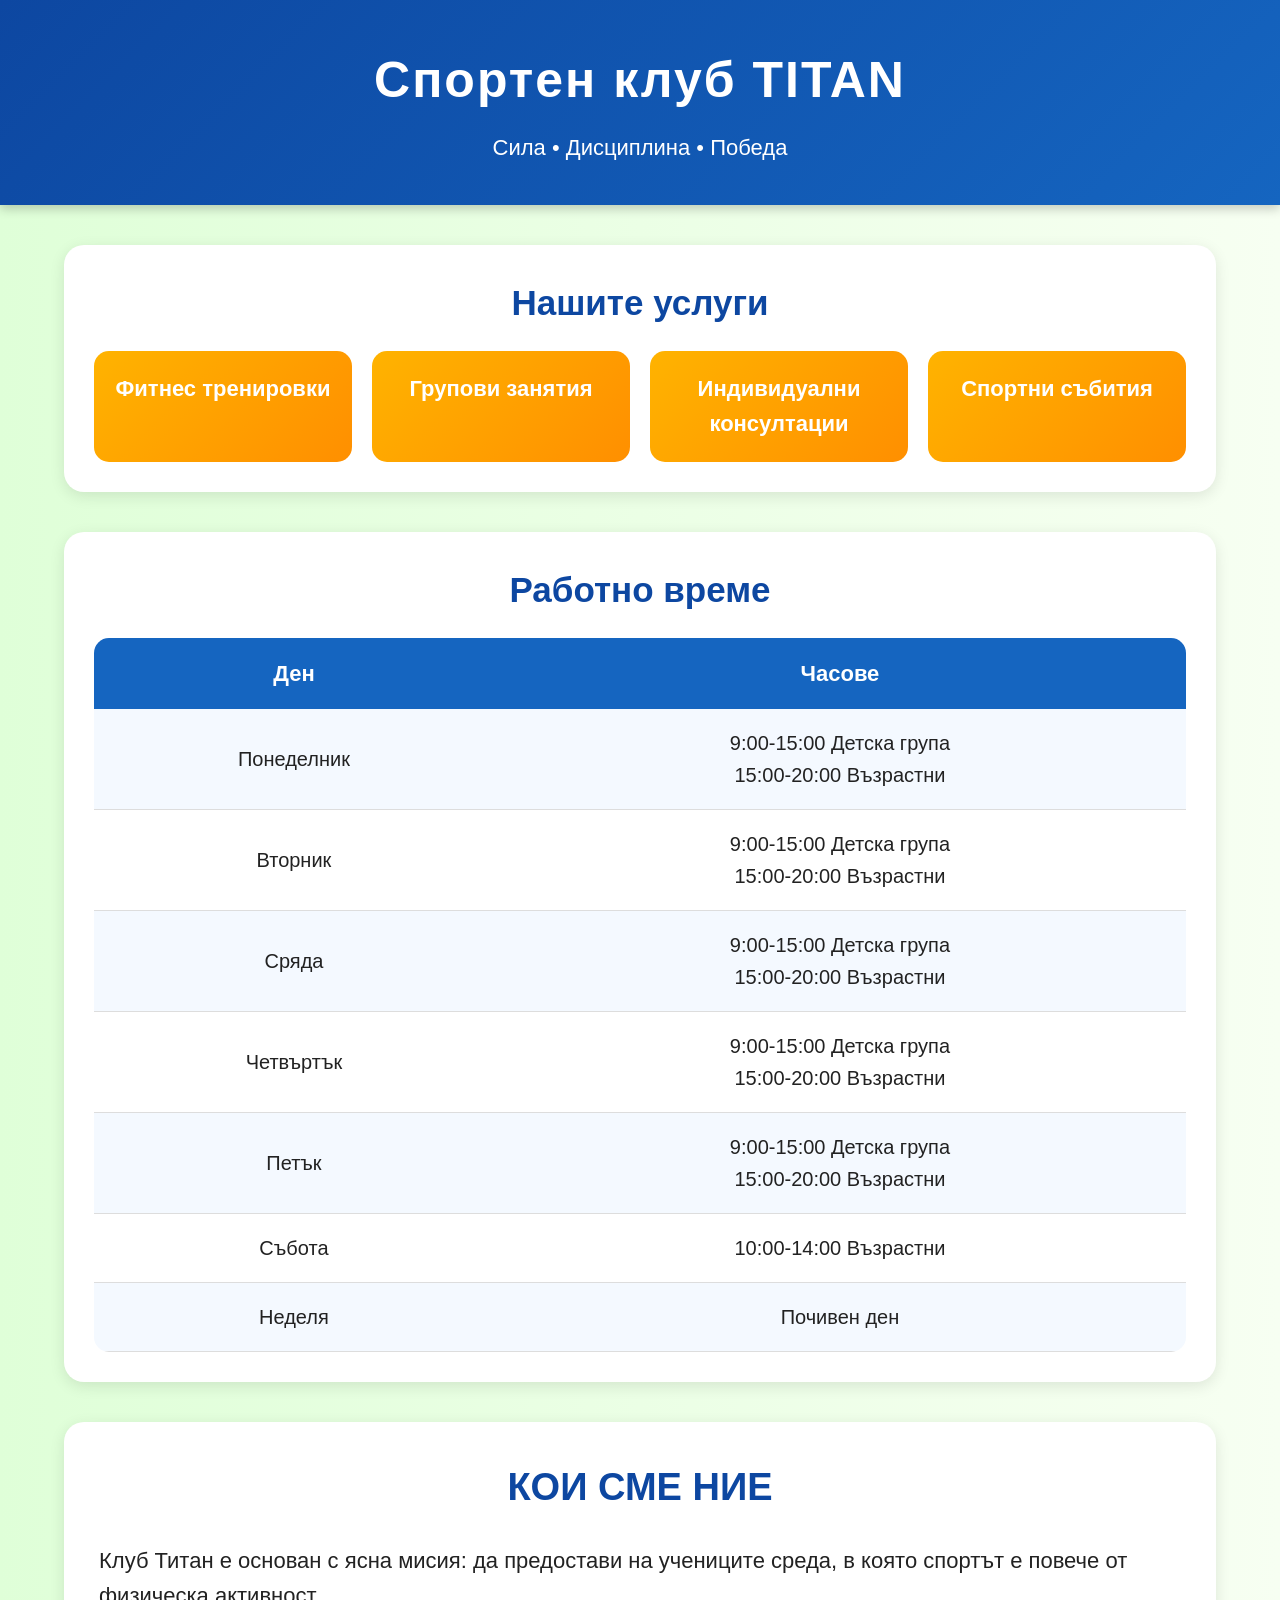
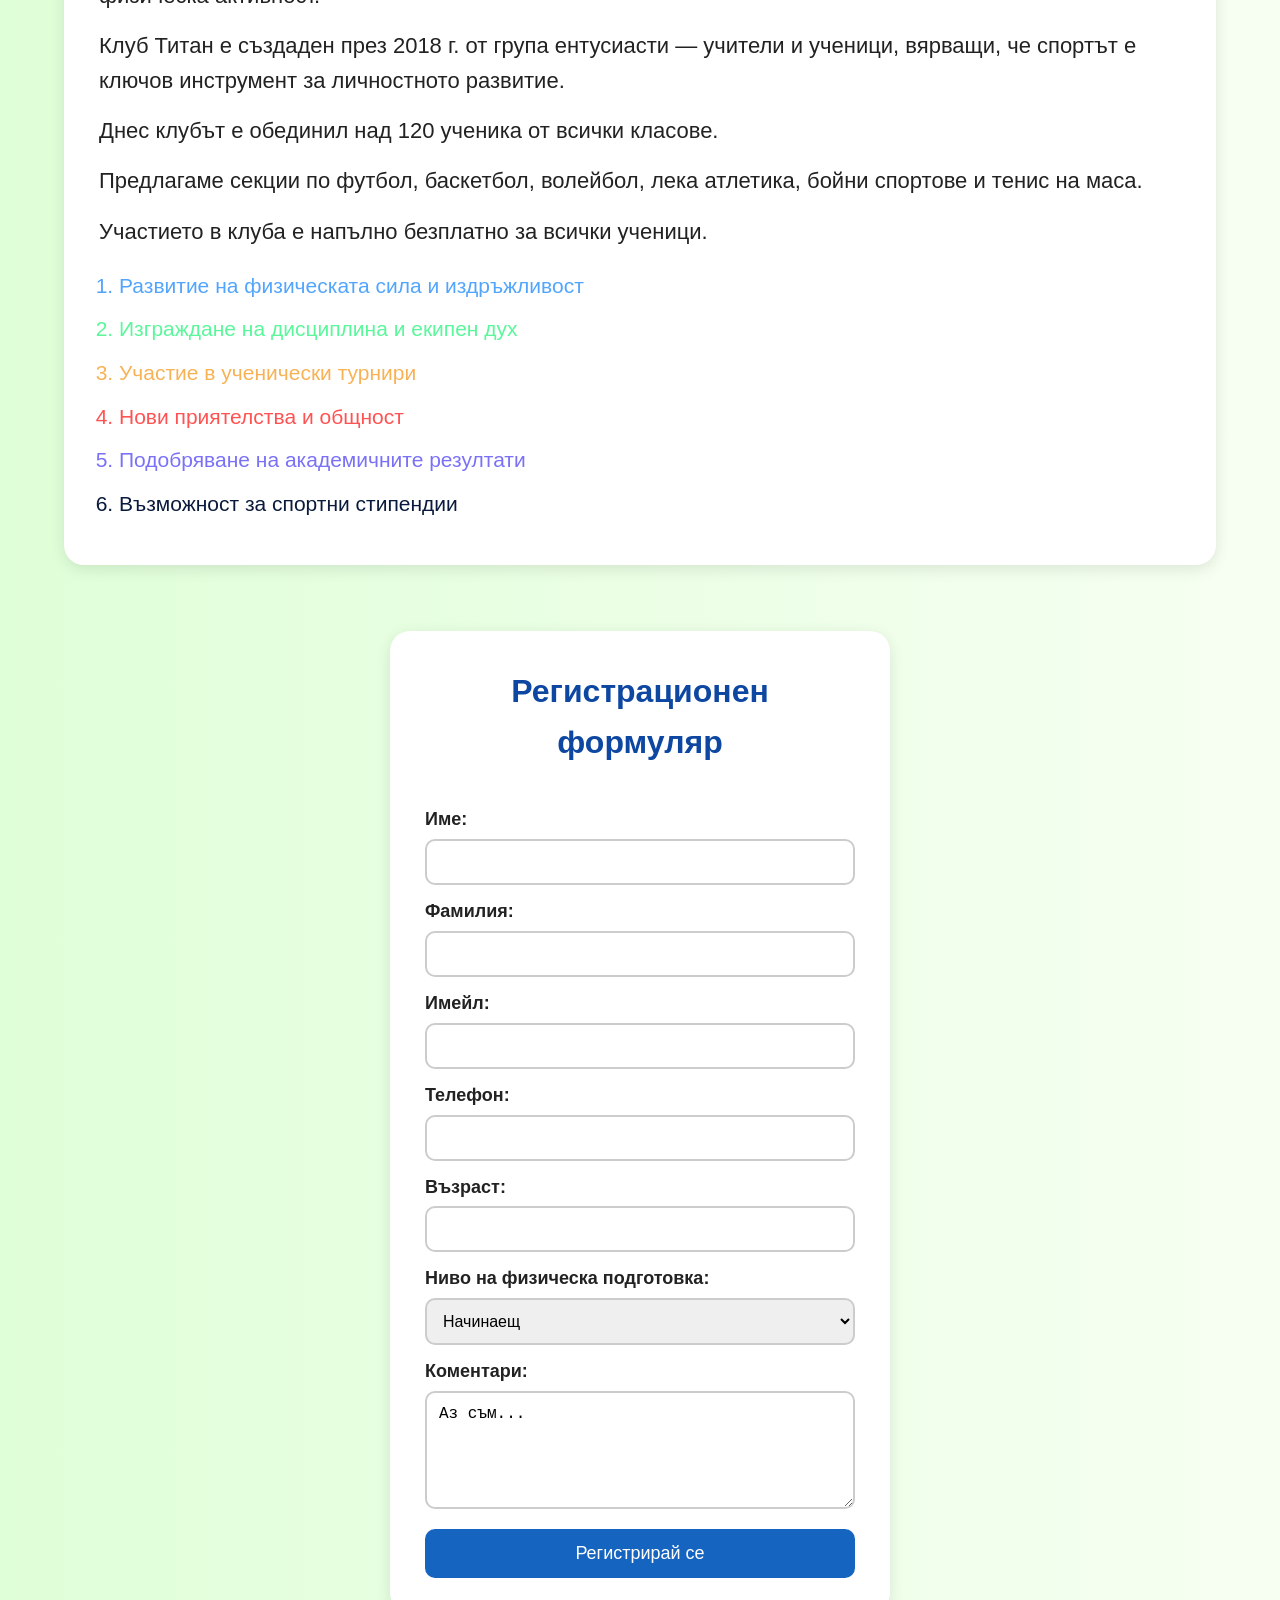
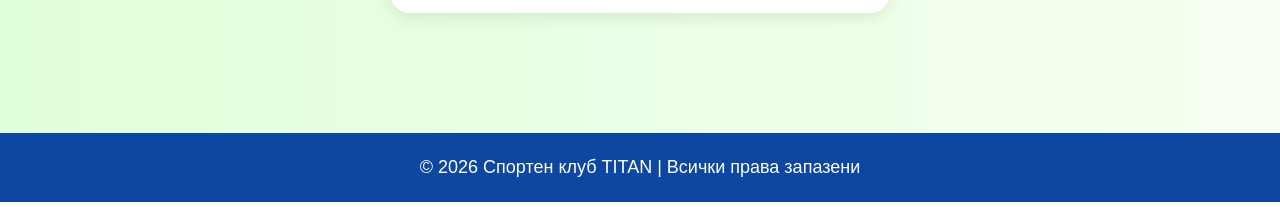
<file: index.html>
<!DOCTYPE html>
 <html lang="bg">

<head>
 <meta charset="UTF-8">
 <meta name="viewport" content="width=device-width, initial-scale=1.0">
 <title>Спортен клуб Titan</title>
    <link rel="stylesheet" href="index.css">
 </head>

<body>

 <header>
 <h1>Спортен клуб TITAN</h1>
 <p>Сила • Дисциплина • Победа</p>
 </header>

 <div class="container">

 <section class="services">
 <h2>Нашите услуги</h2>

 <div class="services-links">
 <a href="Fitness.html">Фитнес тренировки</a>

 <a href="GroupClasses.html">Групови занятия</a>

 <a href="IndividualConsultations.html">
 Индивидуални консултации
 </a>

 <a href="SportsEvents.html" >
 Спортни събития
 </a>
 </div>
 </section>

 <section class="schedule">
 <h2>Работно време</h2>

 <table>
 <tr>
 <th>Ден</th>
 <th>Часове</th>
 </tr>

 <tr>
 <td >Понеделник</td>
 <td>
 9:00-15:00 Детска група <br>
 15:00-20:00 Възрастни
 </td>
 </tr>

 <tr>
 <td>Вторник</td>
 <td>
 9:00-15:00 Детска група <br>
 15:00-20:00 Възрастни
 </td>
 </tr>

 <tr>
 <td>Сряда</td>
 <td>
 9:00-15:00 Детска група <br>
 15:00-20:00 Възрастни
 </td>
 </tr>

 <tr>
 <td>Четвъртък</td>
 <td>
 9:00-15:00 Детска група <br>
 15:00-20:00 Възрастни
 </td>
 </tr>

 <tr>
 <td>Петък</td>
 <td>
 9:00-15:00 Детска група <br>
 15:00-20:00 Възрастни
 </td>
 </tr>

 <tr>
 <td>Събота</td>
 <td>10:00-14:00 Възрастни</td>
 </tr>

 <tr>
 <td>Неделя</td>
 <td>Почивен ден</td>
 </tr>
 </table>
 </section>

 <section class="about">

 <h2>КОИ СМЕ НИЕ</h2>

 <p>
 Клуб Титан е основан с ясна мисия: да предостави на учениците
 среда, в която спортът е повече от физическа активност.
 </p>

 <p>
 Клуб Титан е създаден през 2018 г. от група ентусиасти —
 учители и ученици, вярващи, че спортът е ключов инструмент
 за личностното развитие.
 </p>

 <p>
 Днес клубът е обединил над 120 ученика от всички класове.
 </p>

 <p>
 Предлагаме секции по футбол, баскетбол, волейбол,
 лека атлетика, бойни спортове и тенис на маса.
 </p>

 <p>
 Участието в клуба е напълно безплатно за всички ученици.
 </p>

 <ul class="benefits">
 <li id="benefit-1"> Развитие на физическата сила и издръжливост</li>

 <li id="benefit-2">Изграждане на дисциплина и екипен дух</li>

 <li id="benefit-3">Участие в ученически турнири</li>

 <li id="benefit-4">Нови приятелства и общност</li>

 <li id="benefit-5">Подобряване на академичните резултати</li>

 <li id="benefit-6">Възможност за спортни стипендии</li>
 </ul> 

 </section><br>
<section class="form-section">
  <h2>Регистрационен формуляр</h2>

  <form>
    <label for="fname">Име:</label>
    <input type="text" id="fname" name="fname">

    <label for="lname">Фамилия:</label>
    <input type="text" id="lname" name="lname">

    <label for="email">Имейл:</label>
    <input type="email" id="email" name="email">

    <label for="phone">Телефон:</label>
    <input type="tel" id="phone" name="phone">

    <label for="age">Възраст:</label>
    <input type="number" id="age" name="age">

    <label for="level">Ниво на физическа подготовка:</label>
    <select id="level" name="level">
      <option>Начинаещ</option>
      <option>Средно ниво</option>
      <option>Напреднал</option>
    </select>

    <label for="comment">Коментари:</label>
    <textarea id="comment" rows="5">Аз съм...</textarea>

    <button type="submit">Регистрирай се</button>
  </form>
</section>
 </div>

 <footer>
 © 2026 Спортен клуб TITAN | Всички права запазени
 </footer>

</body>

</html>
</file>
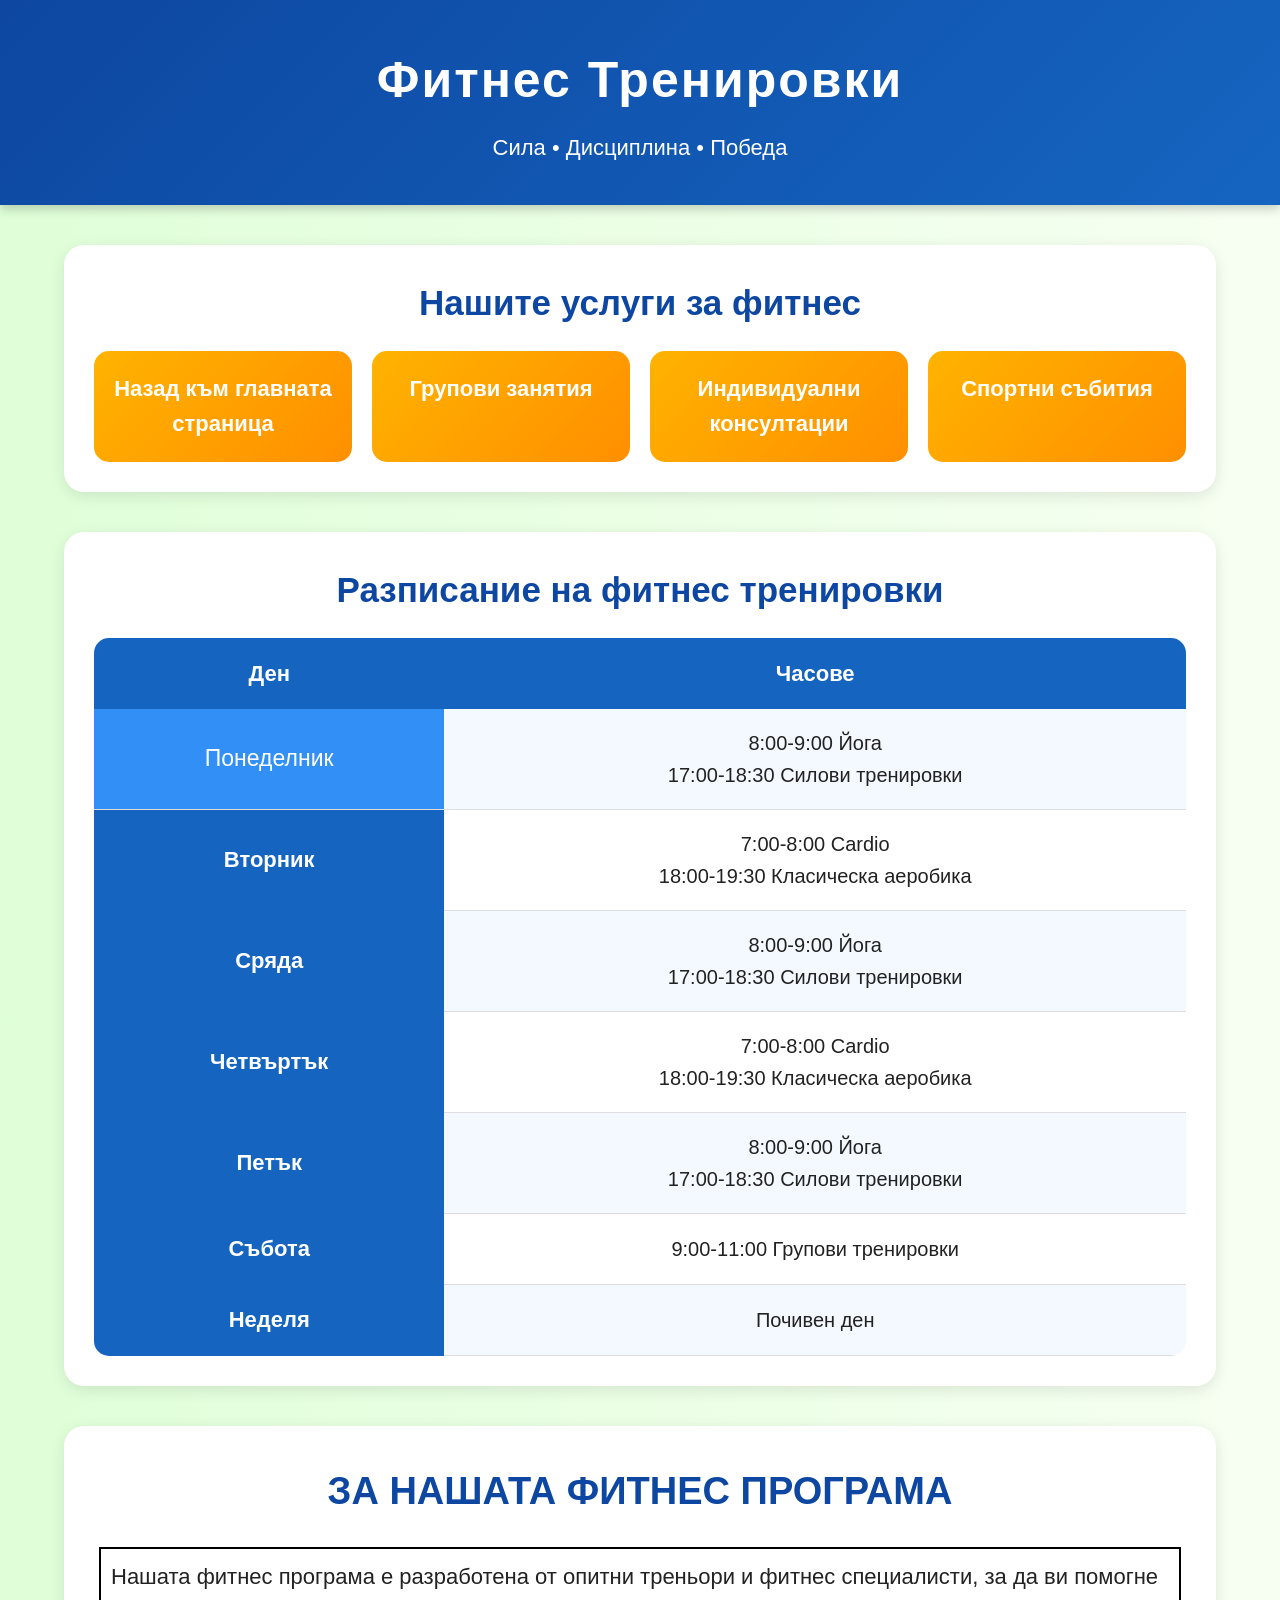
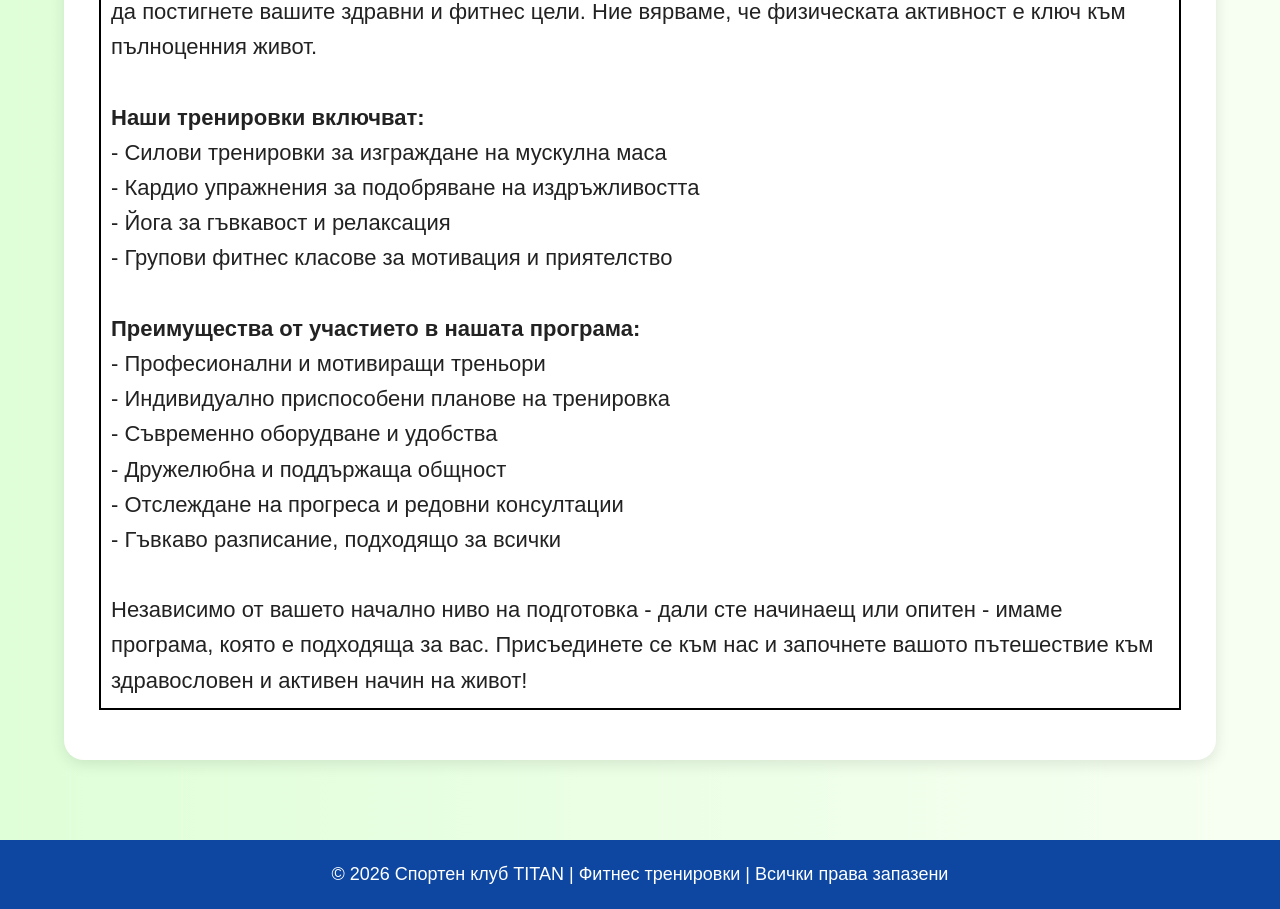
<file: Fitness.html>
<!DOCTYPE html>
 <html lang="bg">

<head>
 <meta charset="UTF-8">
 <meta name="viewport" content="width=device-width, initial-scale=1.0">
 <title>Спортен клуб Titan</title>
    <link rel="stylesheet" href="index.css">
    <link rel="stylesheet" href="Fitness.css">
 </head>

<body>

 <header>
 <h1>Фитнес Тренировки</h1>
 <p>Сила • Дисциплина • Победа</p>
 </header>

 <div class="container">

 <section class="schedule">
 <h2>Нашите услуги за фитнес</h2>

 <div class="services-links">
 <a href="index.html">Назад към главната страница</a>

 <a href="GroupClasses.html">Групови занятия</a>

 <a href="IndividualConsultations.html">
 Индивидуални консултации
 </a>

 <a href="SportsEvents.html" >
 Спортни събития
 </a>
 </div>
 </section>

 <section class="schedule">
 <h2>Разписание на фитнес тренировки</h2>

 <table>
 <tr>
 <th>Ден</th>
 <th>Часове</th>
 </tr>

 <tr>
 <td style="background-color: #318ff5; color: white; font-size: 23px;">Понеделник</td>
 <td>
 8:00-9:00 Йога <br>
 17:00-18:30 Силови тренировки
 </td>
 </tr>
  <tr>
    <th>Вторник</th>
    <td>
 7:00-8:00 Cardio <br>
 18:00-19:30 Класическа аеробика
 </td>
  </tr>
  <tr>
    <th>Сряда</th>
    <td>
 8:00-9:00 Йога <br>
 17:00-18:30 Силови тренировки
 </td>
  </tr>
  <tr>
    <th>Четвъртък</th>
    <td>
 7:00-8:00 Cardio <br>
 18:00-19:30 Класическа аеробика
 </td>
  </tr>
  <tr>
    <th>Петък</th>
    <td>
 8:00-9:00 Йога <br>
 17:00-18:30 Силови тренировки
 </td>
  </tr>
  <tr>
    <th>Събота</th>
    <td>9:00-11:00 Групови тренировки</td>
  </tr>
  <tr>
    <th>Неделя</th>
    <td>Почивен ден</td>
  </tr>
 </table>
 </section>

 <section class="about">

 <h2>ЗА НАШАТА ФИТНЕС ПРОГРАМА</h2>
<p class="about-description">
  Нашата фитнес програма е разработена от опитни треньори и фитнес специалисти, за да ви помогне да постигнете вашите здравни и фитнес цели. Ние вярваме, че физическата активност е ключ към пълноценния живот.<br><br>
  
  <strong>Наши тренировки включват:</strong><br>
  - Силови тренировки за изграждане на мускулна маса<br>
  - Кардио упражнения за подобряване на издръжливостта<br>
  - Йога за гъвкавост и релаксация<br>
  - Групови фитнес класове за мотивация и приятелство<br><br>
  
  <strong>Преимущества от участието в нашата програма:</strong><br>
  - Професионални и мотивиращи треньори<br>
  - Индивидуално приспособени планове на тренировка<br>
  - Съвременно оборудване и удобства<br>
  - Дружелюбна и поддържаща общност<br>
  - Отслеждане на прогреса и редовни консултации<br>
  - Гъвкаво разписание, подходящо за всички<br><br>
  
  Независимо от вашето начално ниво на подготовка - дали сте начинаещ или опитен - имаме програма, която е подходяща за вас. Присъединете се към нас и започнете вашото пътешествие към здравословен и активен начин на живот!
 </section>

 
 </div>

 <footer>
 © 2026 Спортен клуб TITAN | Фитнес тренировки | Всички права запазени
 </footer>

</body>
</file>
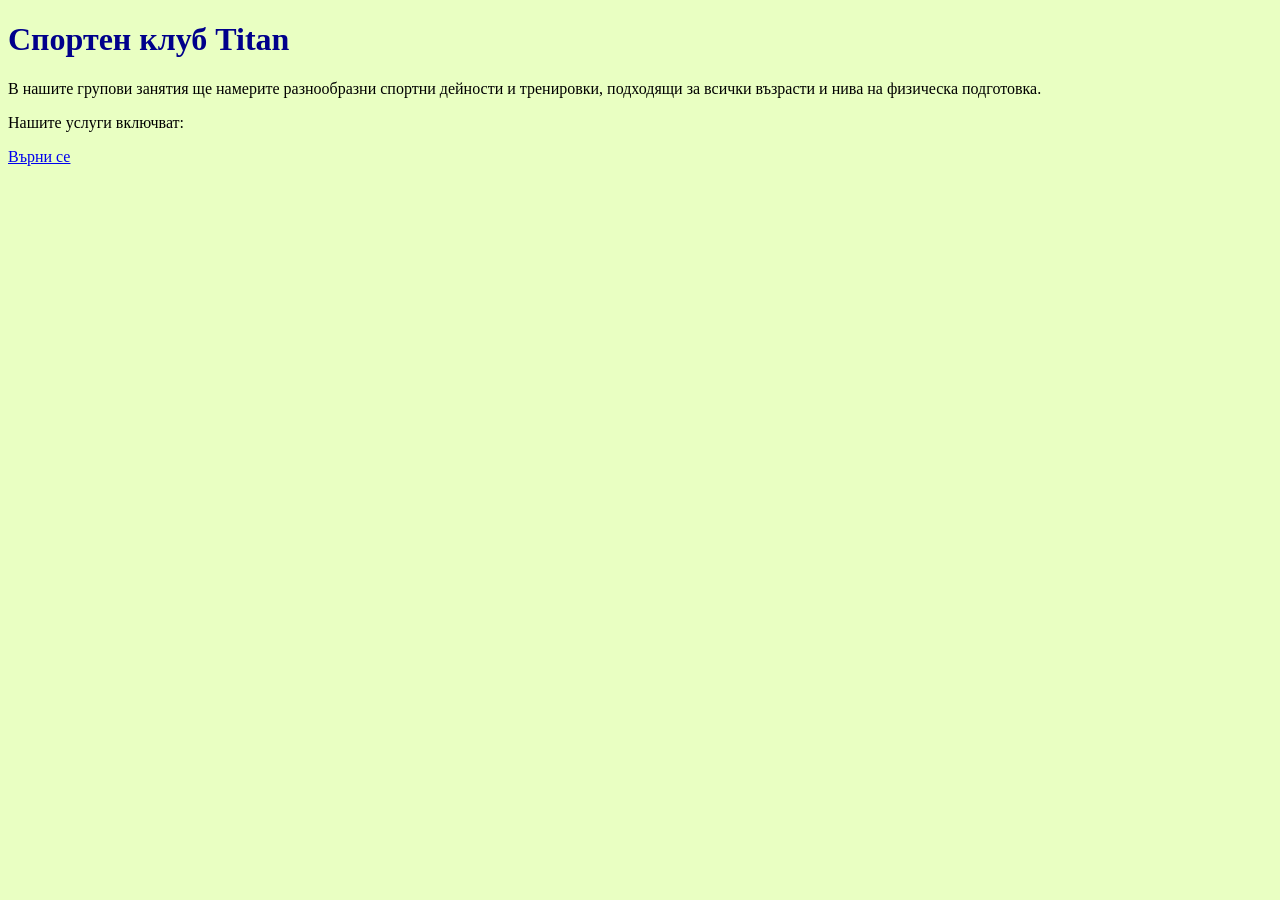
<file: GroupClasses.html>
<!DOCTYPE html>
<html>
<head>

<title>Спортен клуб Titan</title>

<style>

    body {
        background-color: rgb(233, 255, 194);
    }

    h1 {
        color: darkblue;
    }

</style>

</head>

<body>

<h1>Спортен клуб Titan</h1>

<p>
В нашите групови занятия ще намерите разнообразни спортни дейности 
и тренировки, подходящи за всички възрасти и нива на физическа подготовка.
</p>

<p>Нашите услуги включват:</p>

<p>
<a href="index.html">Върни се</a>
</p>

</body>
</html>
</file>
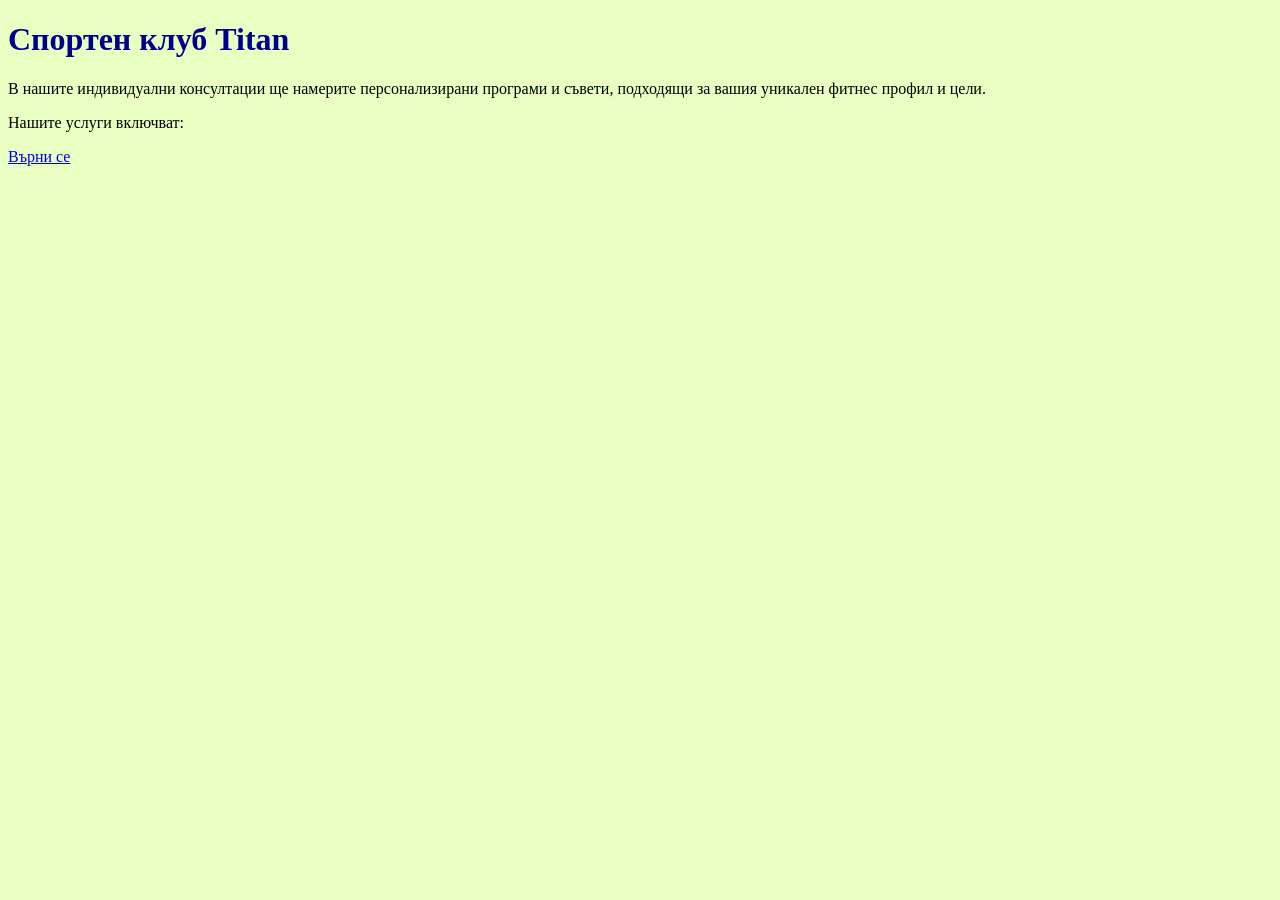
<file: IndividualConsultations.html>
<!DOCTYPE html>
<html>
<head>

<title>Спортен клуб Titan</title>

<style>

    body {
        background-color: rgb(233, 255, 194);
    }

    h1 {
        color: darkblue;
    }

</style>

</head>

<body>

<h1>Спортен клуб Titan</h1>

<p>
В нашите индивидуални консултации ще намерите персонализирани програми 
и съвети, подходящи за вашия уникален фитнес профил и цели.
</p>

<p>Нашите услуги включват:</p>

<p>
<a href="index.html">Върни се</a>
</p>

</body>
</html>
</file>
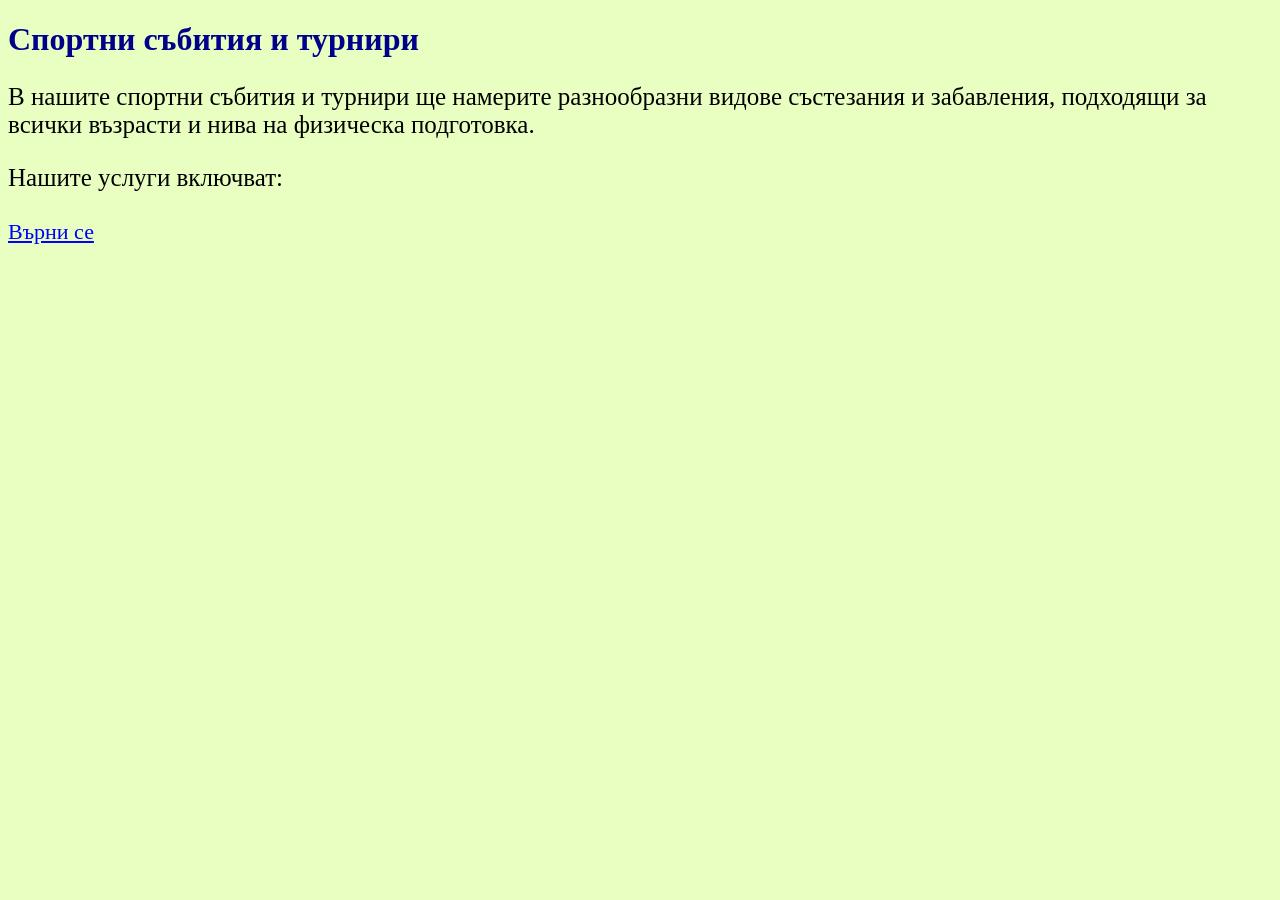
<file: SportsEvents.html>
<!DOCTYPE html>
<html>
<head>

<title>Спортен клуб Titan</title>

<style>

    body {
        background-color: rgb(233, 255, 194);
    }

    h1 {
        color: darkblue;
    }

    p {
        font-size: 25px;
    }

    a {
        font-size: 22px;
        color: blue;
    }

</style>

</head>

<body>

<h1>Спортни събития и турнири</h1>

<p>
В нашите спортни събития и турнири ще намерите разнообразни видове състезания и забавления, 
подходящи за всички възрасти и нива на физическа подготовка.
</p>

<p>Нашите услуги включват:</p>

<p>
<a href="index.html">Върни се</a>
</p>

</body>
</html>
</file>
<file: index.css>
* {
  margin: 0;
  padding: 0;
  box-sizing: border-box;
 }

 body {
 font-family: Arial, sans-serif;
 background: linear-gradient(to right, #dfffd8, #f7fff2);
 color: #222;
 line-height: 1.6;
 }

 header {
 background: linear-gradient(135deg, #0d47a1, #1565c0);
 color: white;
 text-align: center;
 padding: 40px 20px;
 box-shadow: 0 4px 10px rgba(0, 0, 0, 0.2);
 }

 header h1 {
 font-size: 50px;
 margin-bottom: 10px;
 letter-spacing: 2px;
 }

 header p {
 font-size: 22px;
 }

 .container {
 width: 90%;
 max-width: 1200px;
 margin: auto;
 padding: 40px 0;
 }

 .services {
 background: white;
 padding: 30px;
 border-radius: 20px;
 margin-bottom: 40px;
 box-shadow: 0 4px 15px rgba(0, 0, 0, 0.1);
 }

 .services h2 {
 color: #0d47a1;
 margin-bottom: 20px;
 text-align: center;
 font-size: 35px;
 }

 .services-links {
 display: grid;
 grid-template-columns: repeat(auto-fit, minmax(250px, 1fr));
 gap: 20px;
 }

 .services-links a {
 display: block;
 background: linear-gradient(135deg, #ffb300, #ff8f00);
 color: white;
 text-decoration: none;
 text-align: center;
 padding: 20px;
 border-radius: 15px;
 font-size: 22px;
 font-weight: bold;
 transition: 0.3s;
 }

 .services-links a:hover {
 transform: translateY(-5px);
 background: linear-gradient(135deg, #ff8f00, #ef6c00);
 }

 .schedule {
 background: white;
 padding: 30px;
 border-radius: 20px;
 margin-bottom: 40px;
 box-shadow: 0 4px 15px rgba(0, 0, 0, 0.1);
 overflow-x: auto;
 }

 .schedule h2 {
 text-align: center;
 color: #0d47a1;
 margin-bottom: 20px;
 font-size: 35px;
 }

 table {
 width: 100%;
 border-collapse: collapse;
 overflow: hidden;
 border-radius: 15px;
 }

 th {
 background: #1565c0;
 color: white;
 padding: 18px;
 font-size: 22px;
 }

 td {
 padding: 18px;
 font-size: 20px;
 text-align: center;
 border-bottom: 1px solid #ddd;
 }

 tr:nth-child(even) {
 background-color: #f4f9ff;
 }

 tr:hover {
 background-color: #dce2e6;
 }

 .about {
 background: white;
 padding: 35px;
 border-radius: 20px;
 box-shadow: 0 4px 15px rgba(0, 0, 0, 0.1);
 }

 .about h2 {
 text-align: center;
 color: #0d47a1;
 margin-bottom: 25px;
 font-size: 38px;
 }

 .about p {
 font-size: 22px;
 margin-bottom: 15px;
 }

 .benefits {
 margin-top: 20px;
 padding-left: 20px;
 }

 .benefits li {
 font-size: 21px;
 margin-bottom: 10px;
 }

 footer {
 background: #0d47a1;
 color: white;
 text-align: center;
 padding: 20px;
 margin-top: 40px;
 font-size: 18px;
 } .benefits {
    list-style-type: bullet;
    color: #000000;
 } #benefit-1 {
    color:#52a5fd

 } #benefit-2 {
    color:#5af79b

 } #benefit-3 {
    color:#f8b256

 } #benefit-4 {
    color:#FF5252

 } #benefit-5 {
    color:#7a71f7

 } #benefit-6 {
    color:#0A1A3C

 } .form-section{
  width: 500px;
  margin: 40px auto;
  background: white;
  padding: 35px;
  border-radius: 20px;
  box-shadow: 0 4px 15px rgba(0,0,0,0.1);
}

.form-section h2{
  text-align: center;
  color: #0d47a1;
  margin-bottom: 25px;
  font-size: 32px;
}

form{
  display: flex;
  flex-direction: column;
}

form label{
  margin-top: 12px;
  margin-bottom: 5px;
  font-size: 18px;
  font-weight: bold;
}

form input,
form select,
form textarea{
  padding: 12px;
  border: 2px solid #ccc;
  border-radius: 10px;
  font-size: 16px;
  outline: none;
  transition: 0.3s;
}

form input:focus,
form select:focus,
form textarea:focus{
  border-color: #1565c0;
}

button{
  margin-top: 20px;
  padding: 14px;
  background: #1565c0;
  color: white;
  border: none;
  border-radius: 10px;
  font-size: 18px;
  cursor: pointer;
  transition: 0.3s;
}

button:hover{
  background: #0d47a1;
}
</file>
<file: Fitness.css>
.about-description {
  border: 2px solid black;
  padding: 10px;
  background-color: #ffffff;
  width: 100%;
  text-align: left;
}
</file>
